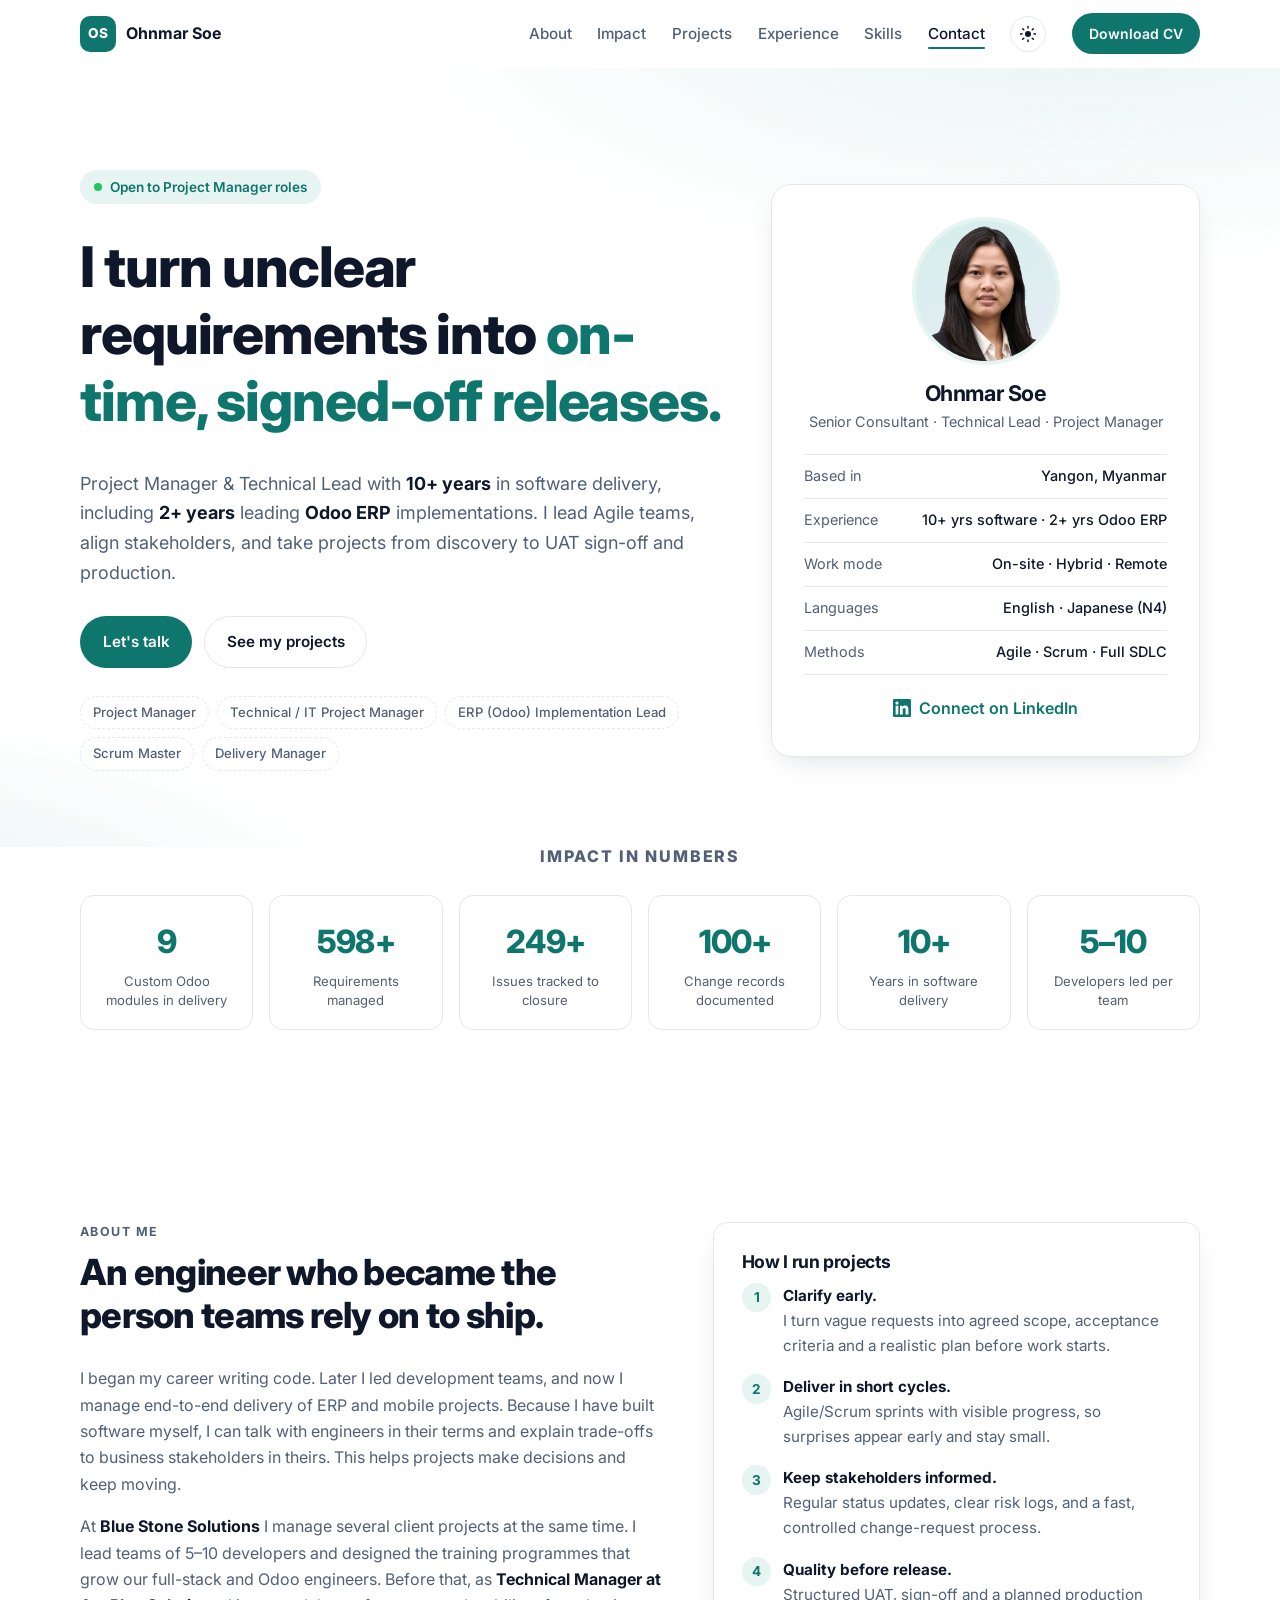
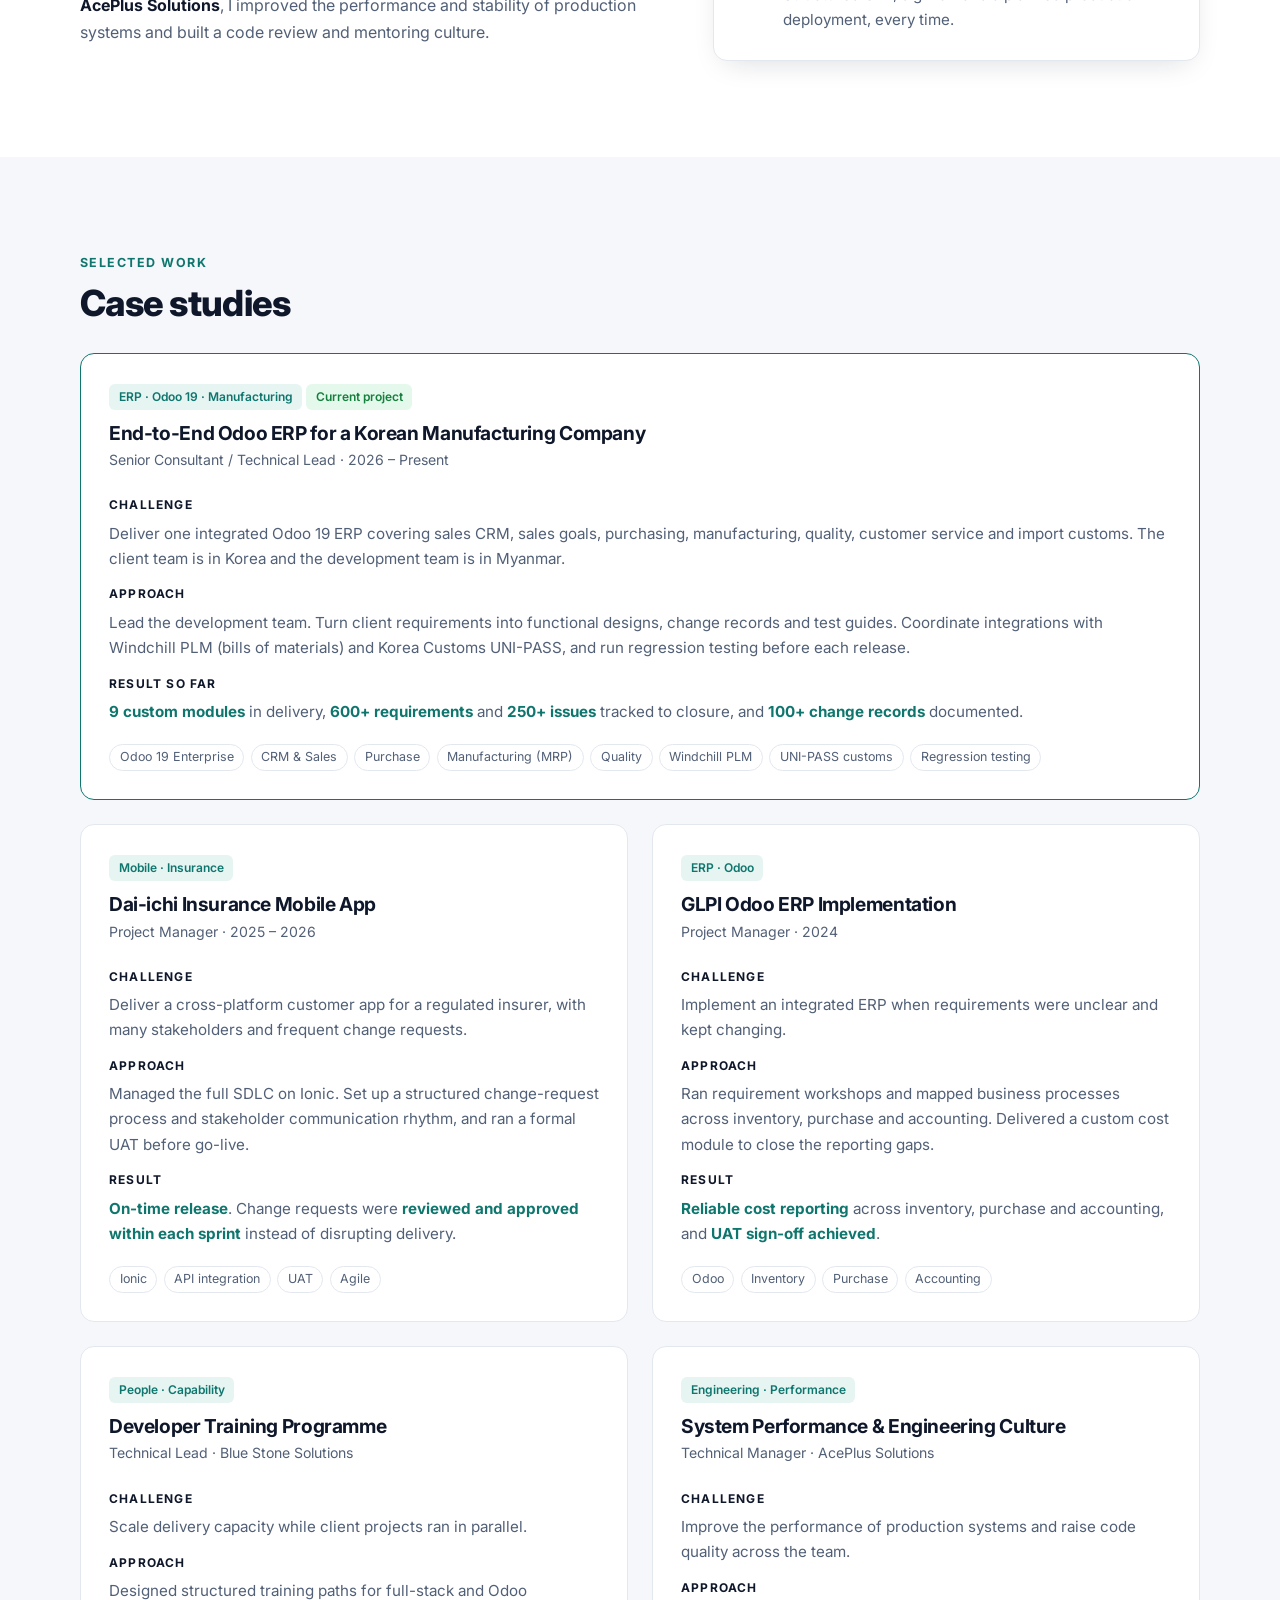
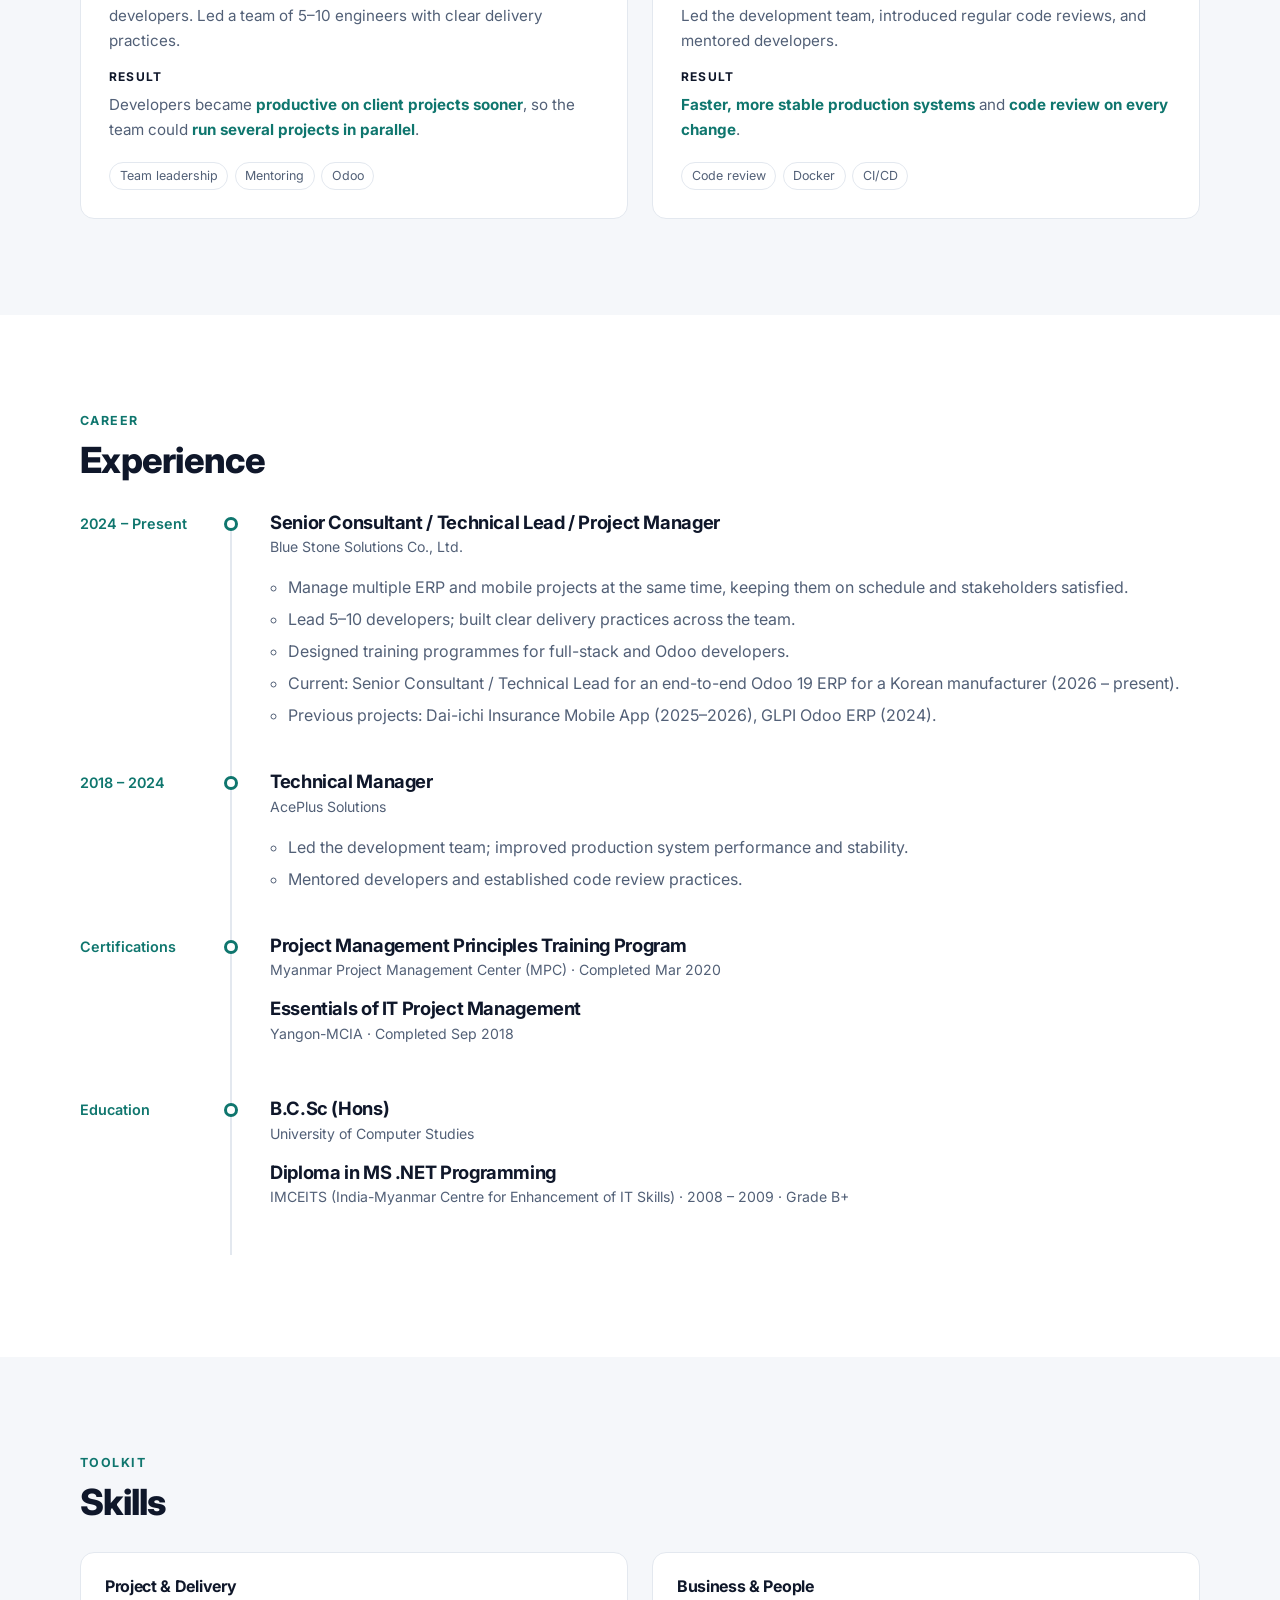
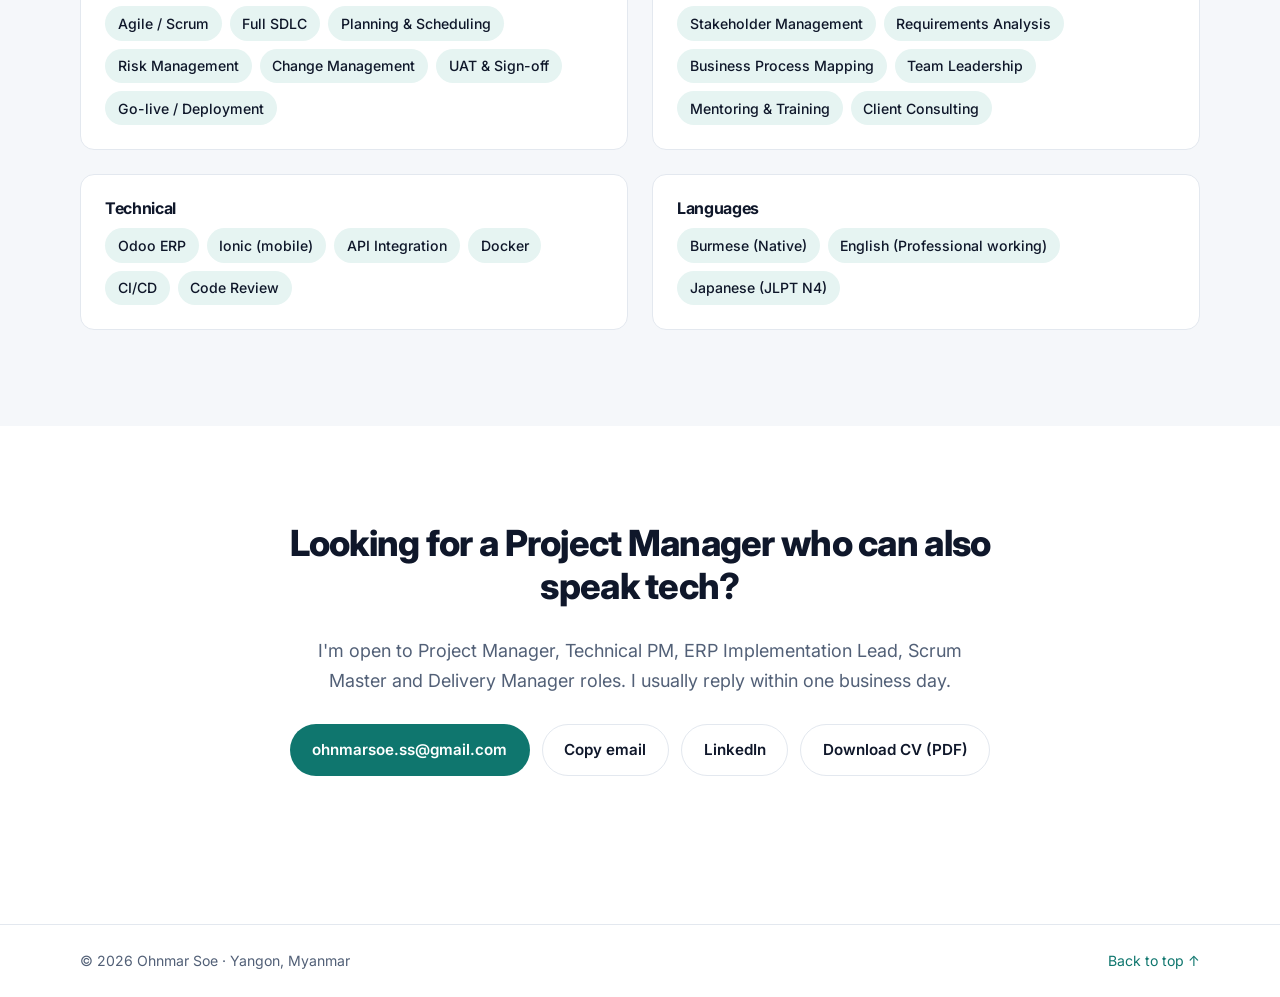
<file: index.html>
<!DOCTYPE html>
<html lang="en" data-theme="light">
<head>
  <meta charset="UTF-8" />
  <meta name="viewport" content="width=device-width, initial-scale=1.0" />
  <title>Ohnmar Soe — Project Manager | ERP (Odoo) & Software Delivery</title>
  <meta name="description" content="Ohnmar Soe — Project Manager and Technical Lead with 10+ years in software delivery, including 2+ years of Odoo ERP implementation. Agile delivery, stakeholder management, on-time releases." />
  <meta name="keywords" content="Project Manager, Technical Project Manager, IT Project Manager, ERP Project Manager, Odoo, Scrum Master, Delivery Manager, Yangon, Myanmar" />
  <meta name="author" content="Ohnmar Soe" />

  <meta property="og:type" content="profile" />
  <meta property="og:title" content="Ohnmar Soe — Project Manager | ERP & Software Delivery" />
  <link rel="canonical" href="https://ohnmarsoe-git.github.io/personal-portfolio/" />
  <meta property="og:url" content="https://ohnmarsoe-git.github.io/personal-portfolio/" />
  <meta property="og:image" content="https://ohnmarsoe-git.github.io/personal-portfolio/assets/img/profile.png" />
  <meta property="og:description" content="I turn unclear requirements into on-time, signed-off releases. 10+ years in software delivery and 2+ years in Odoo ERP implementation." />

  <link rel="icon" href="data:image/svg+xml,<svg xmlns='http://www.w3.org/2000/svg' viewBox='0 0 100 100'><rect width='100' height='100' rx='20' fill='%230f766e'/><text x='50' y='64' font-size='44' text-anchor='middle' fill='white' font-family='Arial' font-weight='700'>OS</text></svg>" />
  <link rel="preconnect" href="https://fonts.googleapis.com" />
  <link rel="preconnect" href="https://fonts.gstatic.com" crossorigin />
  <link href="https://fonts.googleapis.com/css2?family=Inter:wght@400;500;600;700;800&display=swap" rel="stylesheet" />
  <link rel="stylesheet" href="assets/css/style.css" />
  <script>
    document.documentElement.dataset.theme = localStorage.getItem("theme") ||
      (matchMedia("(prefers-color-scheme: dark)").matches ? "dark" : "light");
  </script>

  <script type="application/ld+json">
  {
    "@context": "https://schema.org",
    "@type": "Person",
    "name": "Ohnmar Soe",
    "jobTitle": "Project Manager",
    "email": "mailto:ohnmarsoe.ss@gmail.com",
    "address": { "@type": "PostalAddress", "addressLocality": "Yangon", "addressCountry": "MM" },
    "alumniOf": ["University of Computer Studies", "India-Myanmar Centre for Enhancement of IT Skills (IMCEITS)"],
    "knowsAbout": ["Project Management", "Agile", "Scrum", "Odoo ERP", "Stakeholder Management", "UAT", "Change Management"],
    "url": "https://ohnmarsoe-git.github.io/personal-portfolio/",
    "image": "https://ohnmarsoe-git.github.io/personal-portfolio/assets/img/profile.png",
    "sameAs": ["https://www.linkedin.com/in/ohnmar-soe-79834357", "https://github.com/ohnmarsoe-git"]
  }
  </script>
</head>
<body>
  <a class="skip-link" href="#main">Skip to content</a>

  <header class="site-header" id="top">
    <nav class="nav container" aria-label="Main">
      <a href="#home" class="brand" aria-label="Ohnmar Soe — home">
        <span class="brand-mark">OS</span>
        <span class="brand-name">Ohnmar Soe</span>
      </a>
      <button class="nav-toggle" aria-expanded="false" aria-controls="nav-links" aria-label="Open menu">
        <span></span><span></span><span></span>
      </button>
      <ul class="nav-links" id="nav-links">
        <li><a href="#about">About</a></li>
        <li><a href="#impact">Impact</a></li>
        <li><a href="#projects">Projects</a></li>
        <li><a href="#experience">Experience</a></li>
        <li><a href="#skills">Skills</a></li>
        <li><a href="#contact">Contact</a></li>
        <li><button class="theme-toggle" aria-label="Toggle dark mode" title="Toggle dark mode">
          <svg class="icon-sun" viewBox="0 0 24 24" width="18" height="18" aria-hidden="true"><circle cx="12" cy="12" r="4" fill="currentColor"/><g stroke="currentColor" stroke-width="2" stroke-linecap="round"><path d="M12 2v2M12 20v2M4.9 4.9l1.4 1.4M17.7 17.7l1.4 1.4M2 12h2M20 12h2M4.9 19.1l1.4-1.4M17.7 6.3l1.4-1.4"/></g></svg>
          <svg class="icon-moon" viewBox="0 0 24 24" width="18" height="18" aria-hidden="true"><path fill="currentColor" d="M21 12.8A9 9 0 1 1 11.2 3a7 7 0 0 0 9.8 9.8z"/></svg>
        </button></li>
        <li><a class="btn btn-primary btn-sm" href="cv/Ohnmar_Soe_CV_Project_Manager.pdf" download>Download CV</a></li>
      </ul>
    </nav>
  </header>

  <main id="main">
    <!-- HERO -->
    <section class="hero" id="home">
      <div class="container hero-grid">
        <div class="hero-text reveal">
          <p class="eyebrow"><span class="status-dot"></span> Open to Project Manager roles</p>
          <h1>I turn unclear requirements into <span class="accent">on-time, signed-off releases.</span></h1>
          <p class="lead">
            Project Manager &amp; Technical Lead with <strong>10+ years</strong> in software delivery, including
            <strong>2+ years</strong> leading <strong>Odoo ERP</strong> implementations. I lead Agile teams, align stakeholders, and take
            projects from discovery to UAT sign-off and production.
          </p>
          <div class="hero-cta">
            <a href="#contact" class="btn btn-primary">Let's talk</a>
            <a href="#projects" class="btn btn-ghost">See my projects</a>
          </div>
          <ul class="role-chips" aria-label="Roles I'm targeting">
            <li>Project Manager</li>
            <li>Technical / IT Project Manager</li>
            <li>ERP (Odoo) Implementation Lead</li>
            <li>Scrum Master</li>
            <li>Delivery Manager</li>
          </ul>
        </div>
        <aside class="hero-card reveal" aria-label="Profile summary">
          <picture>
            <source srcset="assets/img/profile.webp" type="image/webp" />
            <img class="avatar avatar-photo" src="assets/img/profile.png" alt="Ohnmar Soe" width="480" height="480" />
          </picture>
          <h2 class="hero-card-name">Ohnmar Soe</h2>
          <p class="hero-card-title">Senior Consultant · Technical Lead · Project Manager</p>
          <ul class="hero-facts">
            <li><span>Based in</span> Yangon, Myanmar</li>
            <li><span>Experience</span> 10+ yrs software · 2+ yrs Odoo ERP</li>
            <li><span>Work mode</span> On-site · Hybrid · Remote</li>
            <li><span>Languages</span> English · Japanese (N4)</li>
            <li><span>Methods</span> Agile · Scrum · Full SDLC</li>
          </ul>
          <a class="linkedin-link" href="https://www.linkedin.com/in/ohnmar-soe-79834357" target="_blank" rel="noopener">
            <svg viewBox="0 0 24 24" width="18" height="18" aria-hidden="true"><path fill="currentColor" d="M20.4 20.5h-3.6v-5.6c0-1.3 0-3-1.8-3s-2.1 1.4-2.1 2.9v5.7H9.3V9h3.4v1.6h.1c.5-.9 1.6-1.8 3.4-1.8 3.6 0 4.3 2.4 4.3 5.5v6.2zM5.3 7.4a2.1 2.1 0 1 1 0-4.2 2.1 2.1 0 0 1 0 4.2zM7.1 20.5H3.5V9h3.6v11.5zM22.2 0H1.8C.8 0 0 .8 0 1.7v20.6c0 .9.8 1.7 1.8 1.7h20.4c1 0 1.8-.8 1.8-1.7V1.7C24 .8 23.2 0 22.2 0z"/></svg>
            Connect on LinkedIn
          </a>
        </aside>
      </div>
    </section>

    <!-- IMPACT -->
    <section class="section impact" id="impact" aria-labelledby="impact-title">
      <div class="container">
        <h2 class="section-title reveal" id="impact-title">Impact in numbers</h2>
        <div class="stats">
          <div class="stat reveal"><span class="stat-num" data-count="9">9</span><span class="stat-label">Custom Odoo modules in delivery</span></div>
          <div class="stat reveal"><span class="stat-num" data-count="600" data-suffix="+">600+</span><span class="stat-label">Requirements managed</span></div>
          <div class="stat reveal"><span class="stat-num" data-count="250" data-suffix="+">250+</span><span class="stat-label">Issues tracked to closure</span></div>
          <div class="stat reveal"><span class="stat-num" data-count="100" data-suffix="+">100+</span><span class="stat-label">Change records documented</span></div>
          <div class="stat reveal"><span class="stat-num" data-count="10" data-suffix="+">10+</span><span class="stat-label">Years in software delivery</span></div>
          <div class="stat reveal"><span class="stat-num" data-count="10" data-prefix="5–">5–10</span><span class="stat-label">Developers led per team</span></div>
        </div>
      </div>
    </section>

    <!-- ABOUT -->
    <section class="section" id="about" aria-labelledby="about-title">
      <div class="container about-grid">
        <div class="reveal">
          <p class="section-kicker">About me</p>
          <h2 class="section-title" id="about-title">An engineer who became the person teams rely on to ship.</h2>
          <p>
            I began my career writing code. Later I led development teams, and now I manage end-to-end delivery
            of ERP and mobile projects. Because I have built software myself, I can talk with engineers
            in their terms and explain trade-offs to business stakeholders in theirs. This helps
            projects make decisions and keep moving.
          </p>
          <p>
            At <strong>Blue Stone Solutions</strong> I manage several client projects at the same time. I lead
            teams of 5–10 developers and designed the training programmes that grow our full-stack and Odoo engineers.
            Before that, as <strong>Technical Manager at AcePlus Solutions</strong>, I improved the performance and stability
            of production systems and built a code review and mentoring culture.
          </p>
        </div>
        <div class="principles reveal">
          <h3>How I run projects</h3>
          <ol>
            <li><strong>Clarify early.</strong> I turn vague requests into agreed scope, acceptance criteria and a realistic plan before work starts.</li>
            <li><strong>Deliver in short cycles.</strong> Agile/Scrum sprints with visible progress, so surprises appear early and stay small.</li>
            <li><strong>Keep stakeholders informed.</strong> Regular status updates, clear risk logs, and a fast, controlled change-request process.</li>
            <li><strong>Quality before release.</strong> Structured UAT, sign-off and a planned production deployment, every time.</li>
          </ol>
        </div>
      </div>
    </section>

    <!-- PROJECTS -->
    <section class="section alt" id="projects" aria-labelledby="projects-title">
      <div class="container">
        <p class="section-kicker reveal">Selected work</p>
        <h2 class="section-title reveal" id="projects-title">Case studies</h2>
        <div class="cards">
          <article class="card featured reveal">
            <header>
              <span class="tag">ERP · Odoo 19 · Manufacturing</span> <span class="tag tag-live">Current project</span>
              <h3>End-to-End Odoo ERP for a Korean Manufacturing Company</h3>
              <p class="meta">Senior Consultant / Technical Lead · 2026 – Present</p>
            </header>
            <dl class="car">
              <dt>Challenge</dt>
              <dd>Deliver one integrated Odoo 19 ERP covering sales CRM, sales goals, purchasing, manufacturing, quality, customer service and import customs. The client team is in Korea and the development team is in Myanmar.</dd>
              <dt>Approach</dt>
              <dd>Lead the development team. Turn client requirements into functional designs, change records and test guides. Coordinate integrations with Windchill PLM (bills of materials) and Korea Customs UNI-PASS, and run regression testing before each release.</dd>
              <dt>Result so far</dt>
              <dd><strong>9 custom modules</strong> in delivery, <strong>600+ requirements</strong> and <strong>250+ issues</strong> tracked to closure, and <strong>100+ change records</strong> documented.</dd>
            </dl>
            <ul class="tech"><li>Odoo 19 Enterprise</li><li>CRM &amp; Sales</li><li>Purchase</li><li>Manufacturing (MRP)</li><li>Quality</li><li>Windchill PLM</li><li>UNI-PASS customs</li><li>Regression testing</li></ul>
          </article>

          <article class="card reveal">
            <header>
              <span class="tag">Mobile · Insurance</span>
              <h3>Dai-ichi Insurance Mobile App</h3>
              <p class="meta">Project Manager · 2025 – 2026</p>
            </header>
            <dl class="car">
              <dt>Challenge</dt>
              <dd>Deliver a cross-platform customer app for a regulated insurer, with many stakeholders and frequent change requests.</dd>
              <dt>Approach</dt>
              <dd>Managed the full SDLC on Ionic. Set up a structured change-request process and stakeholder communication rhythm, and ran a formal UAT before go-live.</dd>
              <dt>Result</dt>
              <dd><strong>On-time release</strong>. Change requests were <strong>reviewed and approved within each sprint</strong> instead of disrupting delivery.</dd>
            </dl>
            <ul class="tech"><li>Ionic</li><li>API integration</li><li>UAT</li><li>Agile</li></ul>
          </article>

          <article class="card reveal">
            <header>
              <span class="tag">ERP · Odoo</span>
              <h3>GLPI Odoo ERP Implementation</h3>
              <p class="meta">Project Manager · 2024</p>
            </header>
            <dl class="car">
              <dt>Challenge</dt>
              <dd>Implement an integrated ERP when requirements were unclear and kept changing.</dd>
              <dt>Approach</dt>
              <dd>Ran requirement workshops and mapped business processes across inventory, purchase and accounting. Delivered a custom cost module to close the reporting gaps.</dd>
              <dt>Result</dt>
              <dd><strong>Reliable cost reporting</strong> across inventory, purchase and accounting, and <strong>UAT sign-off achieved</strong>.</dd>
            </dl>
            <ul class="tech"><li>Odoo</li><li>Inventory</li><li>Purchase</li><li>Accounting</li></ul>
          </article>

          <article class="card reveal">
            <header>
              <span class="tag">People · Capability</span>
              <h3>Developer Training Programme</h3>
              <p class="meta">Technical Lead · Blue Stone Solutions</p>
            </header>
            <dl class="car">
              <dt>Challenge</dt>
              <dd>Scale delivery capacity while client projects ran in parallel.</dd>
              <dt>Approach</dt>
              <dd>Designed structured training paths for full-stack and Odoo developers. Led a team of 5–10 engineers with clear delivery practices.</dd>
              <dt>Result</dt>
              <dd>Developers became <strong>productive on client projects sooner</strong>, so the team could <strong>run several projects in parallel</strong>.</dd>
            </dl>
            <ul class="tech"><li>Team leadership</li><li>Mentoring</li><li>Odoo</li></ul>
          </article>

          <article class="card reveal">
            <header>
              <span class="tag">Engineering · Performance</span>
              <h3>System Performance &amp; Engineering Culture</h3>
              <p class="meta">Technical Manager · AcePlus Solutions</p>
            </header>
            <dl class="car">
              <dt>Challenge</dt>
              <dd>Improve the performance of production systems and raise code quality across the team.</dd>
              <dt>Approach</dt>
              <dd>Led the development team, introduced regular code reviews, and mentored developers.</dd>
              <dt>Result</dt>
              <dd><strong>Faster, more stable production systems</strong> and <strong>code review on every change</strong>.</dd>
            </dl>
            <ul class="tech"><li>Code review</li><li>Docker</li><li>CI/CD</li></ul>
          </article>
        </div>
      </div>
    </section>

    <!-- EXPERIENCE -->
    <section class="section" id="experience" aria-labelledby="exp-title">
      <div class="container">
        <p class="section-kicker reveal">Career</p>
        <h2 class="section-title reveal" id="exp-title">Experience</h2>
        <ol class="timeline">
          <li class="reveal">
            <div class="tl-date">2024 – Present</div>
            <div class="tl-body">
              <h3>Senior Consultant / Technical Lead / Project Manager</h3>
              <p class="meta">Blue Stone Solutions Co., Ltd.</p>
              <ul>
                <li>Manage multiple ERP and mobile projects at the same time, keeping them on schedule and stakeholders satisfied.</li>
                <li>Lead 5–10 developers; built clear delivery practices across the team.</li>
                <li>Designed training programmes for full-stack and Odoo developers.</li>
                <li>Current: Senior Consultant / Technical Lead for an end-to-end Odoo 19 ERP for a Korean manufacturer (2026 – present).</li>
                <li>Previous projects: Dai-ichi Insurance Mobile App (2025–2026), GLPI Odoo ERP (2024).</li>
              </ul>
            </div>
          </li>
          <li class="reveal">
            <div class="tl-date">2018 – 2024</div>
            <div class="tl-body">
              <h3>Technical Manager</h3>
              <p class="meta">AcePlus Solutions</p>
              <ul>
                <li>Led the development team; improved production system performance and stability.</li>
                <li>Mentored developers and established code review practices.</li>
              </ul>
            </div>
          </li>
          <li class="reveal">
            <div class="tl-date">Certifications</div>
            <div class="tl-body">
              <h3>Project Management Principles Training Program</h3>
              <p class="meta">Myanmar Project Management Center (MPC) · Completed Mar 2020</p>
              <h3>Essentials of IT Project Management</h3>
              <p class="meta">Yangon-MCIA · Completed Sep 2018</p>
            </div>
          </li>
          <li class="reveal">
            <div class="tl-date">Education</div>
            <div class="tl-body">
              <h3>B.C.Sc (Hons)</h3>
              <p class="meta">University of Computer Studies</p>
              <h3>Diploma in MS .NET Programming</h3>
              <p class="meta">IMCEITS (India-Myanmar Centre for Enhancement of IT Skills) · 2008 – 2009 · Grade B+</p>
            </div>
          </li>
        </ol>
      </div>
    </section>

    <!-- SKILLS -->
    <section class="section alt" id="skills" aria-labelledby="skills-title">
      <div class="container">
        <p class="section-kicker reveal">Toolkit</p>
        <h2 class="section-title reveal" id="skills-title">Skills</h2>
        <div class="skill-groups">
          <div class="skill-group reveal">
            <h3>Project &amp; Delivery</h3>
            <ul class="chips">
              <li>Agile / Scrum</li><li>Full SDLC</li><li>Planning &amp; Scheduling</li><li>Risk Management</li>
              <li>Change Management</li><li>UAT &amp; Sign-off</li><li>Go-live / Deployment</li>
            </ul>
          </div>
          <div class="skill-group reveal">
            <h3>Business &amp; People</h3>
            <ul class="chips">
              <li>Stakeholder Management</li><li>Requirements Analysis</li><li>Business Process Mapping</li>
              <li>Team Leadership</li><li>Mentoring &amp; Training</li><li>Client Consulting</li>
            </ul>
          </div>
          <div class="skill-group reveal">
            <h3>Technical</h3>
            <ul class="chips">
              <li>Odoo ERP</li><li>Ionic (mobile)</li><li>API Integration</li><li>Docker</li><li>CI/CD</li><li>Code Review</li>
            </ul>
          </div>
          <div class="skill-group reveal">
            <h3>Languages</h3>
            <ul class="chips">
              <li>Burmese (Native)</li><li>English (Professional working)</li><li>Japanese (JLPT N4)</li>
            </ul>
          </div>
        </div>
      </div>
    </section>

    <!-- CONTACT -->
    <section class="section contact" id="contact" aria-labelledby="contact-title">
      <div class="container contact-inner reveal">
        <h2 class="section-title" id="contact-title">Looking for a Project Manager who can also speak tech?</h2>
        <p class="lead">I'm open to Project Manager, Technical PM, ERP Implementation Lead, Scrum Master and Delivery Manager roles. I usually reply within one business day.</p>
        <div class="contact-actions">
          <a class="btn btn-primary" href="mailto:ohnmarsoe.ss@gmail.com?subject=Opportunity%20for%20Ohnmar%20Soe">
            ohnmarsoe.ss@gmail.com
          </a>
          <button class="btn btn-ghost copy-email" data-email="ohnmarsoe.ss@gmail.com">Copy email</button>
          <a class="btn btn-ghost" href="https://www.linkedin.com/in/ohnmar-soe-79834357" target="_blank" rel="noopener">LinkedIn</a>
          <a class="btn btn-ghost" href="cv/Ohnmar_Soe_CV_Project_Manager.pdf" download>Download CV (PDF)</a>
        </div>
        <p class="copy-feedback" role="status" aria-live="polite"></p>
      </div>
    </section>
  </main>

  <footer class="site-footer">
    <div class="container">
      <p>© <span id="year">2026</span> Ohnmar Soe · Yangon, Myanmar</p>
      <a href="#home">Back to top ↑</a>
    </div>
  </footer>

  <script src="assets/js/main.js" defer></script>
</body>
</html>
</file>
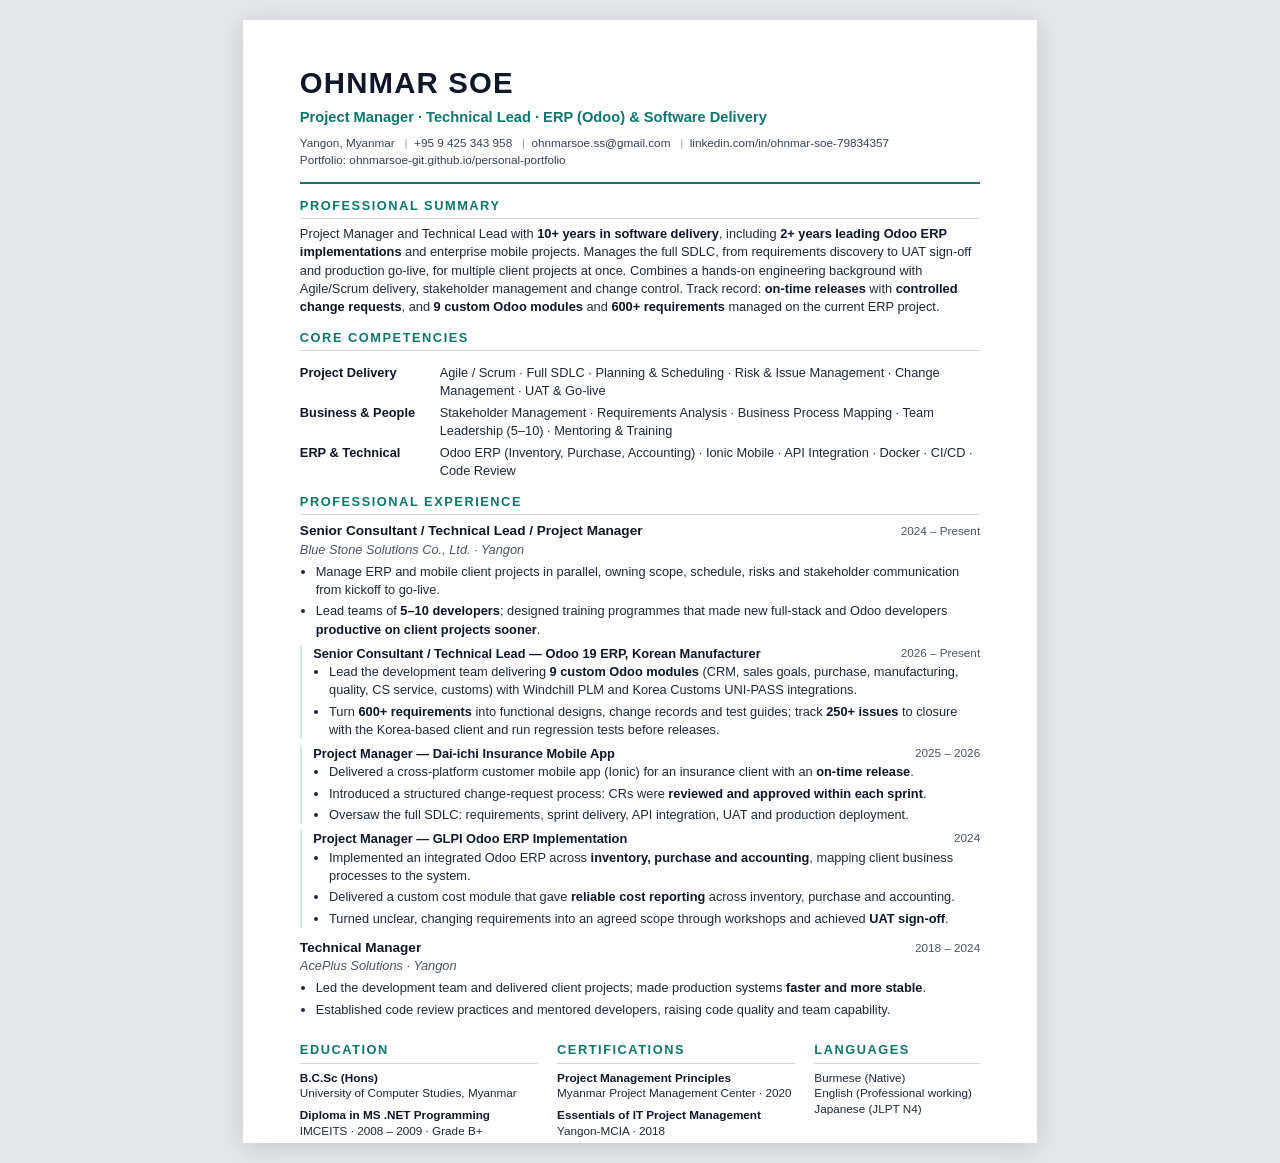
<file: cv/cv.html>
<!DOCTYPE html>
<html lang="en">
<head>
  <meta charset="UTF-8" />
  <title>Ohnmar Soe — CV — Project Manager</title>
  <style>
    @page { size: A4; margin: 0; }
    * { box-sizing: border-box; }
    body {
      margin: 0; font-family: "Helvetica Neue", Arial, sans-serif; color: #1f2937;
      font-size: 9.6pt; line-height: 1.42; background: #e5e7eb;
    }
    .page {
      width: 210mm; height: 297mm; margin: 0 auto; background: #fff;
      padding: 11mm 15mm 8mm; overflow: hidden;
    }
    @media screen { .page { margin: 20px auto; box-shadow: 0 4px 24px rgba(0,0,0,.15); } }
    @media print { body { background: #fff; } .page { margin: 0; box-shadow: none; } }

    header { border-bottom: 2px solid #0f766e; padding-bottom: 3.5mm; margin-bottom: 3.5mm; }
    h1 { font-size: 22pt; margin: 0; letter-spacing: 0.04em; color: #0f172a; }
    .headline { font-size: 11pt; font-weight: 600; color: #0f766e; margin: 1mm 0 2mm; }
    .contact { font-size: 8.8pt; color: #374151; }
    .contact a { color: #374151; text-decoration: none; }
    .contact span + span::before { content: "  |  "; color: #9ca3af; white-space: pre; }

    h2 {
      font-size: 9.6pt; text-transform: uppercase; letter-spacing: 0.12em; color: #0f766e;
      margin: 3.4mm 0 1.6mm; padding-bottom: 0.8mm; border-bottom: 1px solid #d1d5db;
    }
    p { margin: 0 0 1.5mm; }
    ul { margin: 0; padding-left: 4.2mm; }
    li { margin-bottom: 0.9mm; }
    strong { color: #0f172a; }

    .skills { display: grid; grid-template-columns: 34mm 1fr; row-gap: 1mm; column-gap: 3mm; }
    .skills dt { font-weight: 700; color: #0f172a; }
    .skills dd { margin: 0; }

    .role { margin-bottom: 2.6mm; }
    .role-head { display: flex; justify-content: space-between; align-items: baseline; }
    .role-title { font-weight: 700; font-size: 10.2pt; color: #0f172a; }
    .role-date { font-size: 8.8pt; color: #4b5563; white-space: nowrap; }
    .role-org { font-style: italic; color: #4b5563; margin-bottom: 1mm; }

    .project { margin: 1.6mm 0 0 0; padding-left: 3mm; border-left: 2px solid #ccebe7; }
    .project-head { display: flex; justify-content: space-between; font-weight: 700; color: #0f172a; }
    .project-head span { font-weight: 400; color: #4b5563; font-size: 8.8pt; }

    .three-col { display: grid; grid-template-columns: 1.15fr 1.15fr 0.8fr; gap: 5mm; }
    .three-col p { font-size: 8.8pt; line-height: 1.35; }
  </style>
</head>
<body>
  <div class="page">
    <header>
      <h1>OHNMAR SOE</h1>
      <div class="headline">Project Manager · Technical Lead · ERP (Odoo) &amp; Software Delivery</div>
      <div class="contact">
        <span>Yangon, Myanmar</span>
        <span>+95 9 425 343 958</span>
        <span><a href="mailto:ohnmarsoe.ss@gmail.com">ohnmarsoe.ss@gmail.com</a></span>
        <span><a href="https://www.linkedin.com/in/ohnmar-soe-79834357">linkedin.com/in/ohnmar-soe-79834357</a></span>
      </div>
      <div class="contact">
        <span>Portfolio: <a href="https://ohnmarsoe-git.github.io/personal-portfolio/">ohnmarsoe-git.github.io/personal-portfolio</a></span>
      </div>
    </header>

    <section>
      <h2>Professional Summary</h2>
      <p>
        Project Manager and Technical Lead with <strong>10+ years in software delivery</strong>, including
        <strong>2+ years leading Odoo ERP implementations</strong> and enterprise mobile projects. Manages the full SDLC,
        from requirements discovery to UAT sign-off and production go-live, for multiple client projects at once.
        Combines a hands-on engineering background with Agile/Scrum delivery, stakeholder management and change control.
        Track record: <strong>on-time releases</strong> with <strong>controlled change requests</strong>,
        and <strong>9 custom Odoo modules</strong> and <strong>600+ requirements</strong> managed on the current ERP project.
      </p>
    </section>

    <section>
      <h2>Core Competencies</h2>
      <dl class="skills">
        <dt>Project Delivery</dt>
        <dd>Agile / Scrum · Full SDLC · Planning &amp; Scheduling · Risk &amp; Issue Management · Change Management · UAT &amp; Go-live</dd>
        <dt>Business &amp; People</dt>
        <dd>Stakeholder Management · Requirements Analysis · Business Process Mapping · Team Leadership (5–10) · Mentoring &amp; Training</dd>
        <dt>ERP &amp; Technical</dt>
        <dd>Odoo ERP (Inventory, Purchase, Accounting) · Ionic Mobile · API Integration · Docker · CI/CD · Code Review</dd>
      </dl>
    </section>

    <section>
      <h2>Professional Experience</h2>

      <div class="role">
        <div class="role-head">
          <span class="role-title">Senior Consultant / Technical Lead / Project Manager</span>
          <span class="role-date">2024 – Present</span>
        </div>
        <div class="role-org">Blue Stone Solutions Co., Ltd. · Yangon</div>
        <ul>
          <li>Manage ERP and mobile client projects in parallel, owning scope, schedule, risks and stakeholder communication from kickoff to go-live.</li>
          <li>Lead teams of <strong>5–10 developers</strong>; designed training programmes that made new full-stack and Odoo developers <strong>productive on client projects sooner</strong>.</li>
        </ul>

        <div class="project">
          <div class="project-head">Senior Consultant / Technical Lead — Odoo 19 ERP, Korean Manufacturer <span>2026 – Present</span></div>
          <ul>
            <li>Lead the development team delivering <strong>9 custom Odoo modules</strong> (CRM, sales goals, purchase, manufacturing, quality, CS service, customs) with Windchill PLM and Korea Customs UNI-PASS integrations.</li>
            <li>Turn <strong>600+ requirements</strong> into functional designs, change records and test guides; track <strong>250+ issues</strong> to closure with the Korea-based client and run regression tests before releases.</li>
          </ul>
        </div>

        <div class="project">
          <div class="project-head">Project Manager — Dai-ichi Insurance Mobile App <span>2025 – 2026</span></div>
          <ul>
            <li>Delivered a cross-platform customer mobile app (Ionic) for an insurance client with an <strong>on-time release</strong>.</li>
            <li>Introduced a structured change-request process: CRs were <strong>reviewed and approved within each sprint</strong>.</li>
            <li>Oversaw the full SDLC: requirements, sprint delivery, API integration, UAT and production deployment.</li>
          </ul>
        </div>

        <div class="project">
          <div class="project-head">Project Manager — GLPI Odoo ERP Implementation <span>2024</span></div>
          <ul>
            <li>Implemented an integrated Odoo ERP across <strong>inventory, purchase and accounting</strong>, mapping client business processes to the system.</li>
            <li>Delivered a custom cost module that gave <strong>reliable cost reporting</strong> across inventory, purchase and accounting.</li>
            <li>Turned unclear, changing requirements into an agreed scope through workshops and achieved <strong>UAT sign-off</strong>.</li>
          </ul>
        </div>
      </div>

      <div class="role">
        <div class="role-head">
          <span class="role-title">Technical Manager</span>
          <span class="role-date">2018 – 2024</span>
        </div>
        <div class="role-org">AcePlus Solutions · Yangon</div>
        <ul>
          <li>Led the development team and delivered client projects; made production systems <strong>faster and more stable</strong>.</li>
          <li>Established code review practices and mentored developers, raising code quality and team capability.</li>        </ul>
      </div>
    </section>

    <div class="three-col">
      <section>
        <h2>Education</h2>
        <p><strong>B.C.Sc (Hons)</strong><br />University of Computer Studies, Myanmar</p>
        <p><strong>Diploma in MS .NET Programming</strong><br />IMCEITS · 2008 – 2009 · Grade B+</p>
      </section>
      <section>
        <h2>Certifications</h2>
        <p><strong>Project Management Principles</strong><br />Myanmar Project Management Center · 2020</p>
        <p><strong>Essentials of IT Project Management</strong><br />Yangon-MCIA · 2018</p>
      </section>
      <section>
        <h2>Languages</h2>
        <p>Burmese (Native)<br />English (Professional working)<br />Japanese (JLPT N4)</p>
      </section>
    </div>
  </div>
</body>
</html>
</file>
<file: assets/css/style.css>
:root {
  --bg: #ffffff;
  --bg-alt: #f5f7fa;
  --surface: #ffffff;
  --text: #0f172a;
  --muted: #526077;
  --border: #e3e8ef;
  --accent: #0f766e;
  --accent-strong: #0b5f59;
  --accent-soft: #e6f4f2;
  --shadow: 0 10px 30px -12px rgba(15, 23, 42, 0.18);
  --radius: 14px;
  --max: 1120px;
  --header-h: 68px;
}

[data-theme="dark"] {
  --bg: #0b1220;
  --bg-alt: #0f1a2c;
  --surface: #121e33;
  --text: #e6ebf3;
  --muted: #9aa8bd;
  --border: #22304a;
  --accent: #2dd4bf;
  --accent-strong: #5eead4;
  --accent-soft: rgba(45, 212, 191, 0.12);
  --shadow: 0 10px 30px -12px rgba(0, 0, 0, 0.6);
}

*, *::before, *::after { box-sizing: border-box; }

html { scroll-behavior: smooth; scroll-padding-top: calc(var(--header-h) + 12px); }

body {
  margin: 0;
  font-family: "Inter", system-ui, -apple-system, "Segoe UI", Roboto, sans-serif;
  font-size: 16px;
  line-height: 1.65;
  color: var(--text);
  background: var(--bg);
  -webkit-font-smoothing: antialiased;
  transition: background 0.25s ease, color 0.25s ease;
}

h1, h2, h3 { line-height: 1.2; margin: 0 0 0.6em; letter-spacing: -0.02em; }
p { margin: 0 0 1em; }
a { color: var(--accent); text-decoration: none; }
a:hover { color: var(--accent-strong); }
ul, ol { margin: 0; padding: 0; }

.container { width: min(100% - 2.5rem, var(--max)); margin-inline: auto; }

.skip-link {
  position: absolute; left: -999px; top: 0;
  background: var(--accent); color: #fff; padding: 0.5rem 1rem; z-index: 100;
}
.skip-link:focus { left: 1rem; top: 1rem; }

:focus-visible { outline: 2px solid var(--accent); outline-offset: 3px; border-radius: 6px; }

/* ---------- Buttons ---------- */
.btn {
  display: inline-flex; align-items: center; justify-content: center; gap: 0.5rem;
  padding: 0.8rem 1.35rem; border-radius: 999px; font-weight: 600; font-size: 0.95rem;
  border: 1px solid transparent; cursor: pointer; font-family: inherit;
  transition: transform 0.15s ease, background 0.2s ease, border-color 0.2s ease, color 0.2s ease;
}
.btn:hover { transform: translateY(-1px); }
.btn-primary { background: var(--accent); color: #fff; }
[data-theme="dark"] .btn-primary { color: #04201d; }
.btn-primary:hover { background: var(--accent-strong); color: #fff; }
[data-theme="dark"] .btn-primary:hover { color: #04201d; }
.btn-ghost { background: transparent; color: var(--text); border-color: var(--border); }
.btn-ghost:hover { border-color: var(--accent); color: var(--accent); }
.btn-sm { padding: 0.5rem 1rem; font-size: 0.875rem; }

/* ---------- Header / Nav ---------- */
.site-header {
  position: sticky; top: 0; z-index: 50; height: var(--header-h);
  background: color-mix(in srgb, var(--bg) 85%, transparent);
  backdrop-filter: saturate(160%) blur(10px);
  border-bottom: 1px solid transparent;
  transition: border-color 0.2s ease;
}
.site-header.scrolled { border-bottom-color: var(--border); }

.nav { height: 100%; display: flex; align-items: center; justify-content: space-between; }
.brand { display: flex; align-items: center; gap: 0.6rem; color: var(--text); font-weight: 700; }
.brand-mark {
  display: grid; place-items: center; width: 36px; height: 36px; border-radius: 10px;
  background: var(--accent); color: #fff; font-size: 0.85rem; font-weight: 800;
}
[data-theme="dark"] .brand-mark { color: #04201d; }

.nav-links { display: flex; align-items: center; gap: 1.6rem; list-style: none; }
.nav-links a:not(.btn) { color: var(--muted); font-weight: 500; font-size: 0.95rem; position: relative; }
.nav-links a:not(.btn):hover, .nav-links a.active { color: var(--text); }
.nav-links a.active::after {
  content: ""; position: absolute; left: 0; right: 0; bottom: -6px; height: 2px;
  background: var(--accent); border-radius: 2px;
}

.theme-toggle {
  display: grid; place-items: center; width: 36px; height: 36px; border-radius: 50%;
  border: 1px solid var(--border); background: transparent; color: var(--text); cursor: pointer;
}
.theme-toggle:hover { border-color: var(--accent); color: var(--accent); }
.icon-moon { display: none; }
[data-theme="dark"] .icon-sun { display: none; }
[data-theme="dark"] .icon-moon { display: block; }

.nav-toggle {
  display: none; flex-direction: column; gap: 5px; background: none; border: 0; padding: 8px; cursor: pointer;
}
.nav-toggle span { width: 22px; height: 2px; background: var(--text); border-radius: 2px; transition: 0.25s; }
.nav-toggle[aria-expanded="true"] span:nth-child(1) { transform: translateY(7px) rotate(45deg); }
.nav-toggle[aria-expanded="true"] span:nth-child(2) { opacity: 0; }
.nav-toggle[aria-expanded="true"] span:nth-child(3) { transform: translateY(-7px) rotate(-45deg); }

/* ---------- Hero ---------- */
.hero {
  padding: clamp(3rem, 8vw, 6.5rem) 0 clamp(3rem, 6vw, 5rem);
  background:
    radial-gradient(1000px 400px at 85% -10%, var(--accent-soft), transparent 70%),
    radial-gradient(700px 300px at -10% 110%, var(--accent-soft), transparent 70%);
}
.hero-grid { display: grid; grid-template-columns: 1.5fr 1fr; gap: 3rem; align-items: center; }

.eyebrow {
  display: inline-flex; align-items: center; gap: 0.55rem; font-size: 0.85rem; font-weight: 600;
  color: var(--accent); background: var(--accent-soft); padding: 0.35rem 0.85rem; border-radius: 999px;
}
.status-dot {
  width: 8px; height: 8px; border-radius: 50%; background: #22c55e;
  box-shadow: 0 0 0 0 rgba(34, 197, 94, 0.6); animation: pulse 2s infinite;
}
@keyframes pulse {
  70% { box-shadow: 0 0 0 8px rgba(34, 197, 94, 0); }
  100% { box-shadow: 0 0 0 0 rgba(34, 197, 94, 0); }
}

.hero h1 { font-size: clamp(2.1rem, 4.6vw, 3.5rem); font-weight: 800; margin-top: 1rem; }
.accent { color: var(--accent); }
.lead { font-size: 1.125rem; color: var(--muted); max-width: 60ch; }
.lead strong { color: var(--text); }
.hero-cta { display: flex; flex-wrap: wrap; gap: 0.75rem; margin: 1.75rem 0; }

.role-chips { display: flex; flex-wrap: wrap; gap: 0.5rem; list-style: none; }
.role-chips li {
  font-size: 0.82rem; font-weight: 500; color: var(--muted);
  border: 1px dashed var(--border); padding: 0.3rem 0.75rem; border-radius: 999px;
}

.hero-card {
  background: var(--surface); border: 1px solid var(--border); border-radius: calc(var(--radius) + 6px);
  padding: 2rem; box-shadow: var(--shadow); text-align: center;
}
.avatar {
  width: 112px; height: 112px; border-radius: 50%; margin: 0 auto 1rem; object-fit: cover;
  display: grid; place-items: center; font-size: 2.2rem; font-weight: 800; color: #fff;
  background: linear-gradient(135deg, var(--accent), #1e3a8a);
  border: 4px solid var(--accent-soft);
}
.avatar-photo {
  display: block; width: 148px; height: 148px;
  background: linear-gradient(160deg, #d5eeea, #e7edf6);
}
[data-theme="dark"] .avatar-photo { background: linear-gradient(160deg, #1d4a47, #1c2a44); }
.hero-card-name { font-size: 1.35rem; margin-bottom: 0.2rem; }
.hero-card-title { color: var(--muted); font-size: 0.9rem; margin-bottom: 1.25rem; }
.hero-facts { list-style: none; text-align: left; border-top: 1px solid var(--border); }
.hero-facts li {
  display: flex; justify-content: space-between; gap: 1rem; padding: 0.6rem 0;
  border-bottom: 1px solid var(--border); font-size: 0.9rem; font-weight: 500;
}
.hero-facts span { color: var(--muted); font-weight: 400; }
.linkedin-link { display: inline-flex; align-items: center; gap: 0.5rem; margin-top: 1.25rem; font-weight: 600; }

/* ---------- Sections ---------- */
.section { padding: clamp(3.5rem, 8vw, 6rem) 0; }
.section.alt { background: var(--bg-alt); }
.section-kicker {
  text-transform: uppercase; letter-spacing: 0.12em; font-size: 0.78rem; font-weight: 700;
  color: var(--accent); margin-bottom: 0.5rem;
}
.section-title { font-size: clamp(1.6rem, 3vw, 2.25rem); font-weight: 800; margin-bottom: 1.75rem; }

/* ---------- Impact ---------- */
.impact { padding-top: 0; }
.impact .section-title { text-align: center; font-size: 1rem; text-transform: uppercase; letter-spacing: 0.12em; color: var(--muted); }
.stats { display: grid; grid-template-columns: repeat(6, 1fr); gap: 1rem; }
.stat {
  background: var(--surface); border: 1px solid var(--border); border-radius: var(--radius);
  padding: 1.25rem 1rem; text-align: center;
}
.stat-num { display: block; font-size: 2rem; font-weight: 800; color: var(--accent); letter-spacing: -0.03em; }
.stat-label { display: block; font-size: 0.82rem; color: var(--muted); line-height: 1.4; margin-top: 0.25rem; }

/* ---------- About ---------- */
.about-grid { display: grid; grid-template-columns: 1.2fr 1fr; gap: 3rem; align-items: start; }
.about-grid p { color: var(--muted); }
.about-grid p strong { color: var(--text); }
.principles {
  background: var(--surface); border: 1px solid var(--border); border-radius: var(--radius);
  padding: 1.75rem; box-shadow: var(--shadow);
}
.principles h3 { font-size: 1.1rem; }
.principles ol { list-style: none; counter-reset: p; display: grid; gap: 1rem; }
.principles li { counter-increment: p; position: relative; padding-left: 2.6rem; color: var(--muted); font-size: 0.95rem; }
.principles li strong { color: var(--text); display: block; }
.principles li::before {
  content: counter(p); position: absolute; left: 0; top: 0; width: 1.85rem; height: 1.85rem;
  display: grid; place-items: center; border-radius: 50%; background: var(--accent-soft);
  color: var(--accent); font-weight: 700; font-size: 0.85rem;
}

/* ---------- Case study cards ---------- */
.cards { display: grid; grid-template-columns: repeat(2, 1fr); gap: 1.5rem; }
.card {
  background: var(--surface); border: 1px solid var(--border); border-radius: var(--radius);
  padding: 1.75rem; display: flex; flex-direction: column; min-width: 0; overflow-wrap: anywhere;
  transition: transform 0.2s ease, box-shadow 0.2s ease, border-color 0.2s ease;
}
.card:hover { transform: translateY(-3px); box-shadow: var(--shadow); border-color: var(--accent); }
.card h3 { font-size: 1.2rem; margin: 0.75rem 0 0.2rem; }
.tag {
  display: inline-block; font-size: 0.75rem; font-weight: 600; color: var(--accent);
  background: var(--accent-soft); padding: 0.2rem 0.6rem; border-radius: 6px;
}
.card.featured { grid-column: 1 / -1; border-color: var(--accent); }
.tag-live { background: rgba(34, 197, 94, 0.12); color: #15803d; }
[data-theme="dark"] .tag-live { color: #4ade80; }
.meta { color: var(--muted); font-size: 0.88rem; margin-bottom: 1rem; }
.car { margin: 0 0 1.25rem; display: grid; gap: 0.35rem; flex: 1; }
.car dt { font-size: 0.75rem; text-transform: uppercase; letter-spacing: 0.1em; font-weight: 700; color: var(--text); margin-top: 0.5rem; }
.car dd { margin: 0; color: var(--muted); font-size: 0.95rem; }
.car dd strong { color: var(--accent); }
.tech { display: flex; flex-wrap: wrap; gap: 0.4rem; list-style: none; }
.tech li { font-size: 0.78rem; color: var(--muted); border: 1px solid var(--border); padding: 0.15rem 0.6rem; border-radius: 999px; }

/* ---------- Timeline ---------- */
.timeline { list-style: none; position: relative; }
.timeline::before { content: ""; position: absolute; left: 150px; top: 6px; bottom: 6px; width: 2px; background: var(--border); }
.timeline > li { display: grid; grid-template-columns: 150px 1fr; gap: 2.5rem; padding-bottom: 2.25rem; position: relative; }
.timeline > li::before {
  content: ""; position: absolute; left: 144px; top: 6px; width: 14px; height: 14px; border-radius: 50%;
  background: var(--bg); border: 3px solid var(--accent);
}
.tl-date { font-weight: 600; color: var(--accent); font-size: 0.9rem; padding-top: 1px; }
.tl-body h3 { font-size: 1.15rem; margin-bottom: 0.15rem; }
.tl-body .meta + h3 { margin-top: 0.9rem; }
.tl-body ul { padding-left: 1.1rem; color: var(--muted); }
.tl-body li { margin-bottom: 0.35rem; }

/* ---------- Skills ---------- */
.skill-groups { display: grid; grid-template-columns: repeat(2, 1fr); gap: 1.5rem; }
.skill-group { background: var(--surface); border: 1px solid var(--border); border-radius: var(--radius); padding: 1.5rem; }
.skill-group h3 { font-size: 1rem; }
.chips { display: flex; flex-wrap: wrap; gap: 0.5rem; list-style: none; }
.chips li {
  font-size: 0.88rem; font-weight: 500; padding: 0.35rem 0.8rem; border-radius: 999px;
  background: var(--accent-soft); color: var(--text);
}

/* ---------- Contact ---------- */
.contact { text-align: center; }
.contact-inner { max-width: 760px; }
.contact .lead { margin-inline: auto; }
.contact-actions { display: flex; flex-wrap: wrap; justify-content: center; gap: 0.75rem; margin-top: 1.75rem; }
.copy-feedback { min-height: 1.5em; margin-top: 1rem; color: var(--accent); font-weight: 600; font-size: 0.9rem; }

/* ---------- Footer ---------- */
.site-footer { border-top: 1px solid var(--border); padding: 1.5rem 0; font-size: 0.88rem; color: var(--muted); }
.site-footer .container { display: flex; justify-content: space-between; gap: 1rem; flex-wrap: wrap; }
.site-footer p { margin: 0; }

/* ---------- Reveal animation ---------- */
.reveal { opacity: 0; transform: translateY(16px); transition: opacity 0.6s ease, transform 0.6s ease; }
.reveal.visible { opacity: 1; transform: none; }
.no-js .reveal { opacity: 1; transform: none; }

@media (prefers-reduced-motion: reduce) {
  html { scroll-behavior: auto; }
  .reveal { opacity: 1; transform: none; transition: none; }
  .status-dot { animation: none; }
}

/* ---------- Responsive ---------- */
@media (max-width: 980px) {
  .stats { grid-template-columns: repeat(3, 1fr); }
  .hero-grid, .about-grid { grid-template-columns: 1fr; }
  .hero-card { max-width: 440px; }
}

@media (max-width: 820px) {
  .nav-toggle { display: flex; }
  .nav-links {
    position: fixed; inset: var(--header-h) 0 auto 0; flex-direction: column; align-items: stretch;
    gap: 0; padding: 0.75rem 1.25rem 1.5rem; background: var(--bg); border-bottom: 1px solid var(--border);
    transform: translateY(-120%); transition: transform 0.3s ease; box-shadow: var(--shadow);
  }
  .nav-links.open { transform: none; }
  .nav-links li { padding: 0.65rem 0; border-bottom: 1px solid var(--border); }
  .nav-links li:last-child { border-bottom: 0; padding-top: 1rem; }
  .nav-links a.active::after { display: none; }
  .cards, .skill-groups { grid-template-columns: minmax(0, 1fr); }
}

@media (max-width: 560px) {
  .stats { grid-template-columns: repeat(2, 1fr); }
  .card { padding: 1.25rem; }
  .timeline::before { left: 6px; }
  .timeline > li { grid-template-columns: 1fr; gap: 0.25rem; padding-left: 2rem; }
  .timeline > li::before { left: 0; }
}

@media print {
  .site-header, .hero-cta, .contact-actions, .site-footer, .theme-toggle { display: none !important; }
  .reveal { opacity: 1 !important; transform: none !important; }
  .section { padding: 1.5rem 0; }
}
</file>
